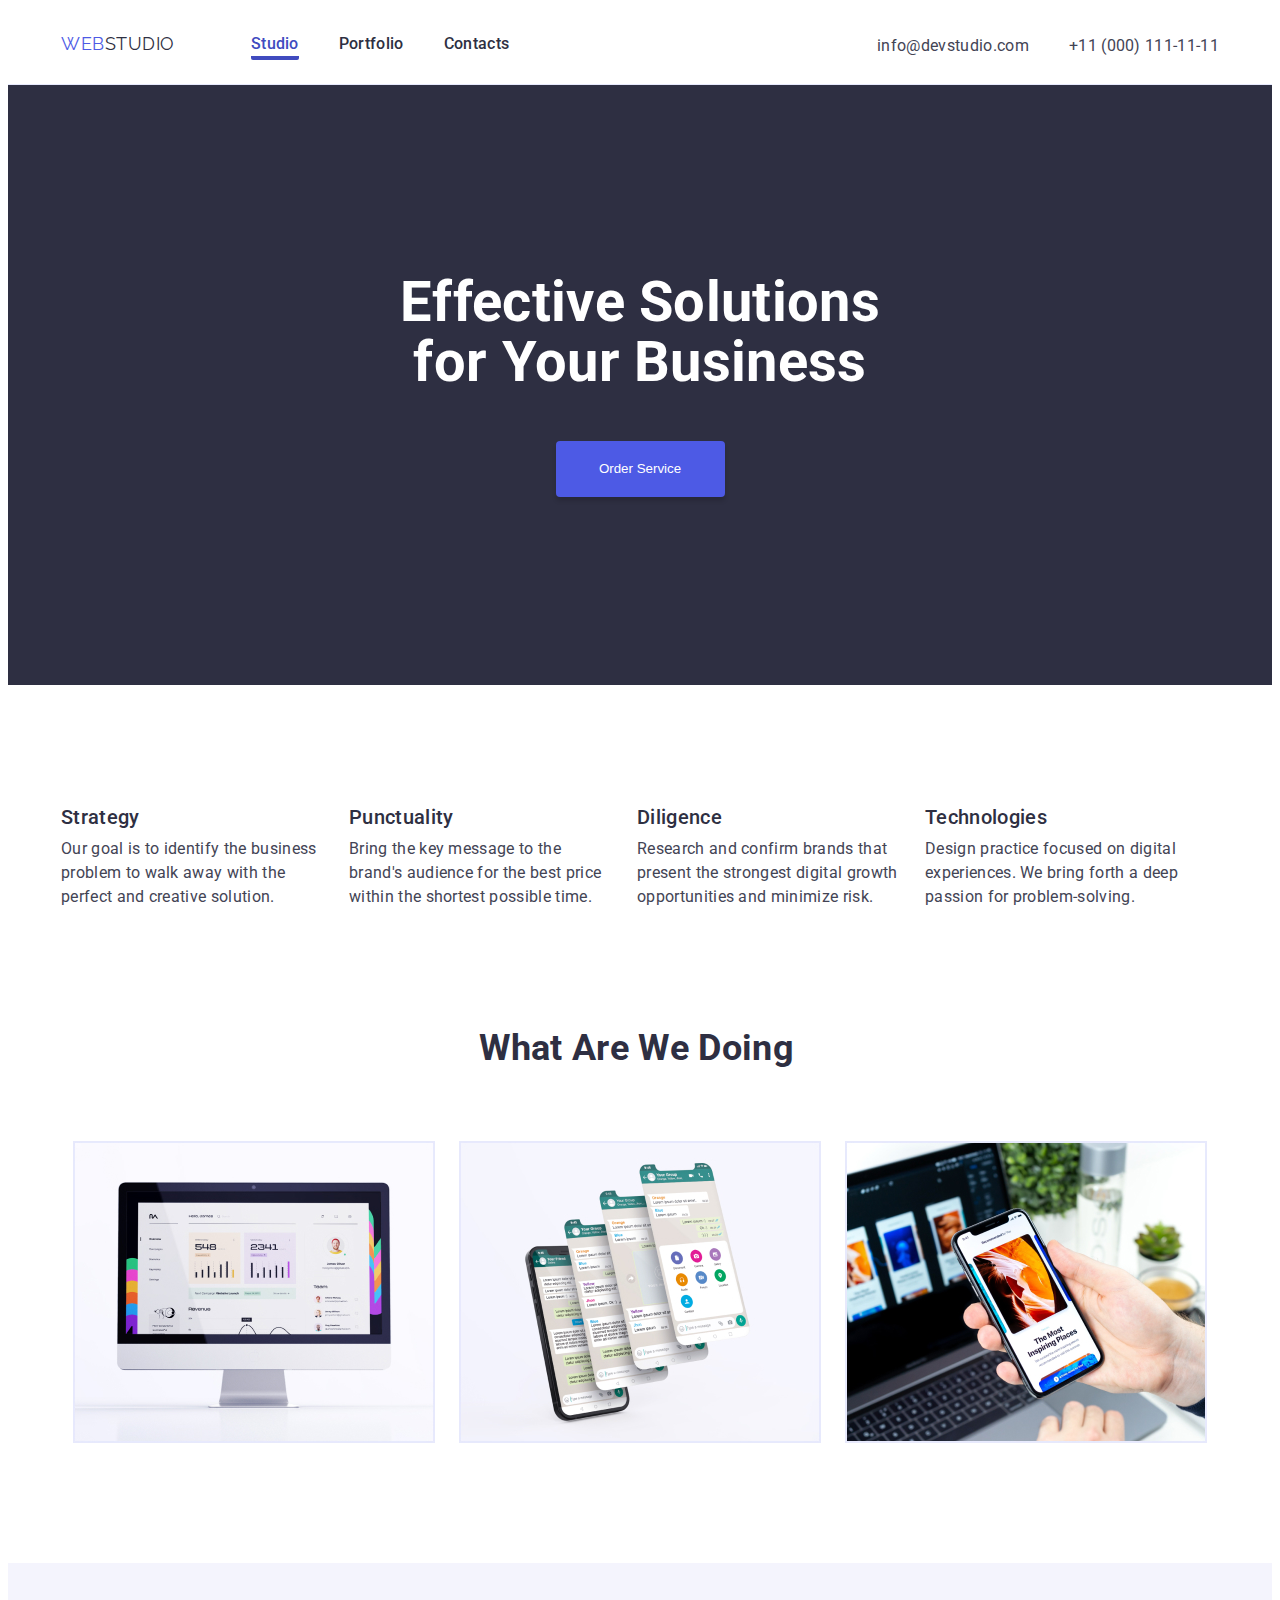
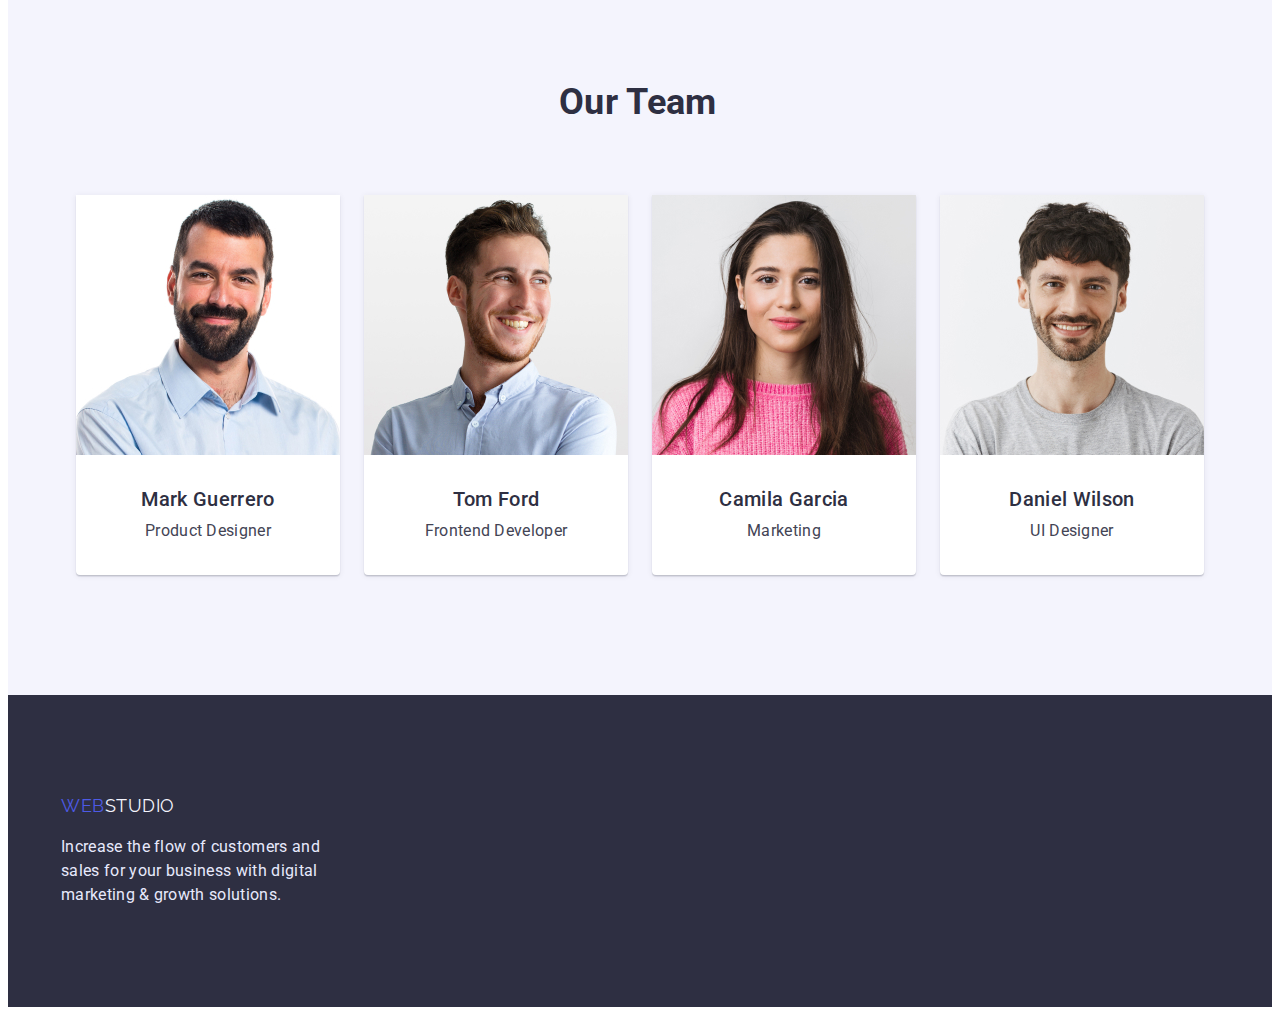
<file: index.html>
<!DOCTYPE html>
<html lang="en">

<head>
    <meta charset="UTF-8" />
    <meta http-equiv="X-UA-Compatible" content="IE=edge" />
    <meta name="viewport" content="width=device-width, initial-scale=1.0" />
    <link rel="preconnect" href="https://fonts.googleapis.com" />
    <link rel="preconnect" href="https://fonts.gstatic.com" crossorigin />
    <link
        href="https://fonts.googleapis.com/css2?family=Raleway:wght@800&family=Roboto:wght@400;500;700;900&display=swap"
        rel="stylesheet" />
    <link rel="stylesheet" href="https://cdnjs.cloudflare.com/ajax/libs/modern-normalize/1.1.0/modern-normalize.min.css"
        integrity="sha512-wpPYUAdjBVSE4KJnH1VR1HeZfpl1ub8YT/NKx4PuQ5NmX2tKuGu6U/JRp5y+Y8XG2tV+wKQpNHVUX03MfMFn9Q=="
        crossorigin="anonymous" referrerpolicy="no-referrer" />
    <link rel="stylesheet" href="./css/style.css" />
    <title>Homework #3</title>
</head>

<body>
    <header class="header">
        <div class="container header-wrap">
            <nav class="nav">
                <a href="./index.html"><span class="logo-text">web</span><span
                        class="logo-text logo-text-right">studio</span></a>
                <ul class="nav-list">
                    <li><a class="nav-item-text active" href="">Studio</a></li>
                    <li>
                        <a class="nav-item-text" href="./portfolio.html">Portfolio</a>
                    </li>
                    <li><a class="nav-item-text" href="">Contacts</a></li>
                </ul>
            </nav>
            <address class="address">
                <ul class="address-list">
                    <li>
                        <a class="address-item-text mail-link" href="mailto:info@devstudio.com">info@devstudio.com</a>
                    </li>
                    <li>
                        <a class="address-item-text" href="tel:+110001111111">+11 (000) 111-11-11</a>
                    </li>
                </ul>
            </address>
        </div>
    </header>
    <main>
        <!-- section-hero -->
        <section class="section-hero">
            <div class="container hero">
                <h1 class="hero-title">Effective Solutions for Your Business</h1>
                <button type="button" class="hero-btn">Order Service</button>
            </div>
        </section>
        <!-- section-features -->
        <section class="section">
            <div class="container">
                <h2 class="visually-hidden">Our Features</h2>
                <ul class="features-list">
                    <li class="features-item">
                        <h3 class="features-title">Strategy</h3>
                        <p class="features-text">
                            Our goal is to identify the business problem to walk away with the
                            perfect and creative solution.
                        </p>
                    </li>
                    <li class="features-item">
                        <h3 class="features-title">Punctuality</h3>
                        <p class="features-text">
                            Bring the key message to the brand's audience for the best price
                            within the shortest possible time.
                        </p>
                    </li>
                    <li class="features-item">
                        <h3 class="features-title">Diligence</h3>
                        <p class="features-text">
                            Research and confirm brands that present the strongest digital
                            growth opportunities and minimize risk.
                        </p>
                    </li>
                    <li class="features-item">
                        <h3 class="features-title">Technologies</h3>
                        <p class="features-text">
                            Design practice focused on digital experiences. We bring forth a
                            deep passion for problem-solving.
                        </p>
                    </li>

            </div>
            </ul>
        </section>
        <!-- section-what-we-doing -->
        <section class="section section-doing">
            <div class="container doing">
                <h2 class="doing-title">What are we doing</h2>
                <ul class="doing-list">
                    <li>
                        <img class="doing-image" src="./Images/img1.jpg" alt="Monitor with application" width="360"
                            height="300" />
                    </li>
                    <li>
                        <img class="doing-image" src="./Images/img2.jpg" alt="Smartphone with application" width="360"
                            height="300" />
                    </li>
                    <li>
                        <img class="doing-image" src="./Images/img3.jpg" alt="Smartphone with inspiring view"
                            width="360" height="300" />
                    </li>
                </ul>
            </div>
        </section>
        <!-- section-our-team -->
        <section class="section section-team">
            <div class="container team">
                <h2 class="team-title">Our Team</h2>
                <ul class="team-list">
                    <li class="team-card">
                        <img src="./Images/img4.jpg" alt="Photo of man" width="264" height="260" />
                        <h3 class="team-name">Mark Guerrero</h3>
                        <p>Product Designer</p>
                    </li>
                    <li class="team-card">
                        <img src="./Images/img5.jpg" alt="Photo of man" width="264" height="260" />
                        <h3 class="team-name">Tom Ford</h3>
                        <p>Frontend Developer</p>
                    </li>
                    <li class="team-card">
                        <img src="./Images/img6.jpg" alt="Photo of woman" width="264" height="260" />
                        <h3 class="team-name">Camila Garcia</h3>
                        <p>Marketing</p>
                    </li>
                    <li class="team-card">
                        <img src="./Images/img7.jpg" alt="Photo of man" width="264" height="260" />
                        <h3 class="team-name">Daniel Wilson</h3>
                        <p>UI Designer</p>
                    </li>
                </ul>
            </div>
        </section>
    </main>
    <footer class="footer">
        <div class="container">
            <a href="./index.html" class="footer-logo"><span class="f-logo-text">web</span><span
                    class="f-logo-text f-logo-text-right">studio</span></a>
            <p class="footer-text">
                Increase the flow of customers and sales for your business with digital
                marketing & growth solutions.
            </p>
        </div>
    </footer>
</body>

</html>
</file>
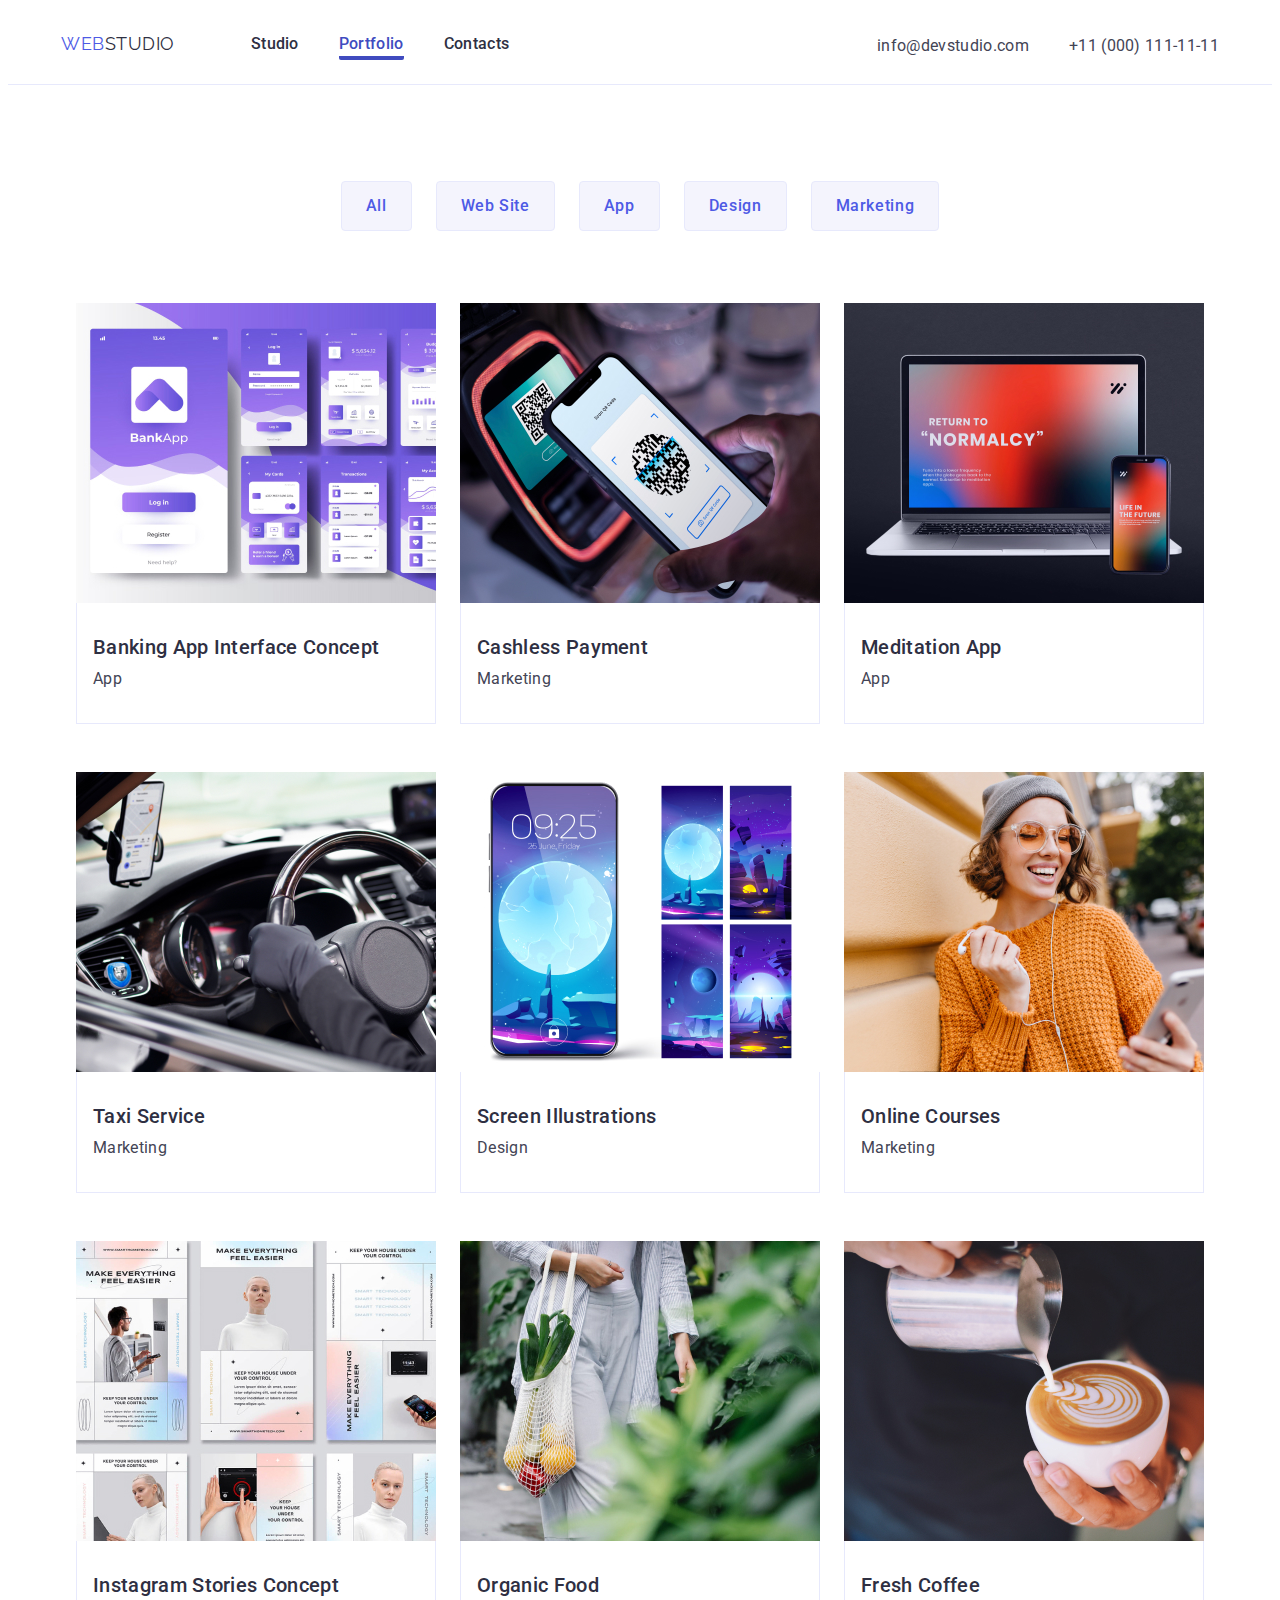
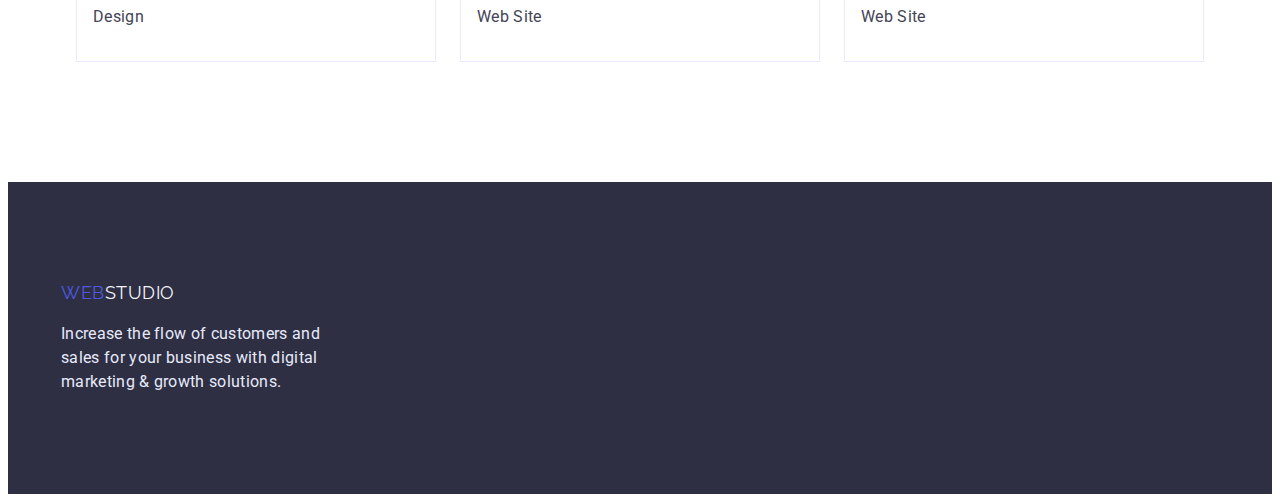
<file: portfolio.html>
<!DOCTYPE html>
<html lang="en">

<head>
    <meta charset="UTF-8" />
    <meta http-equiv="X-UA-Compatible" content="IE=edge" />
    <meta name="viewport" content="width=device-width, initial-scale=1.0" />
    <link rel="preconnect" href="https://fonts.googleapis.com" />
    <link rel="preconnect" href="https://fonts.gstatic.com" crossorigin />
    <link
        href="https://fonts.googleapis.com/css2?family=Raleway:wght@800&family=Roboto:wght@400;500;700;900&display=swap"
        rel="stylesheet" />
    <link rel="stylesheet" href="https://cdnjs.cloudflare.com/ajax/libs/modern-normalize/1.1.0/modern-normalize.min.css"
        integrity="sha512-wpPYUAdjBVSE4KJnH1VR1HeZfpl1ub8YT/NKx4PuQ5NmX2tKuGu6U/JRp5y+Y8XG2tV+wKQpNHVUX03MfMFn9Q=="
        crossorigin="anonymous" referrerpolicy="no-referrer" />
    <link rel="stylesheet" href="./css/style.css" />
    <title>Homework #3</title>
</head>

<body>
    <header class="header">
        <div class="container header-wrap">
            <nav class="nav">
                <a href="./index.html"><span class="logo-text">web</span><span
                        class="logo-text logo-text-right">studio</span></a>
                <ul class="nav-list">
                    <li>
                        <a class="nav-item-text" href="./index.html">Studio</a>
                    </li>
                    <li>
                        <a class="nav-item-text active" href="./portfolio.html">Portfolio</a>
                    </li>
                    <li><a class="nav-item-text" href="">Contacts</a></li>
                </ul>
            </nav>
            <address class="address">
                <ul class="address-list">
                    <li>
                        <a class="address-item-text mail-link" href="mailto:info@devstudio.com">info@devstudio.com</a>
                    </li>
                    <li>
                        <a class="address-item-text" href="tel:+110001111111">+11 (000) 111-11-11</a>
                    </li>
                </ul>
            </address>
        </div>
    </header>
    <main>
        <section class="section portfolio">
            <div class="container">
                <h1 class="visually-hidden">Portfolio</h1>
                <ul class="filters-list">
                    <li><button type="button" class="filters-btn">All</button></li>
                    <li><button type="button" class="filters-btn">Web Site</button></li>
                    <li><button type="button" class="filters-btn">App</button></li>
                    <li><button type="button" class="filters-btn">Design</button></li>
                    <li>
                        <button type="button" class="filters-btn">Marketing</button>
                    </li>
                </ul>
                <h2 class="visually-hidden">Examples</h2>
                <ul class="examples-list">
                    <li class="examples-item">
                        <a class="examples-link" href="">
                            <img src="./Images/example-card-1.jpg" alt="Banking App" width="360" height="300" />
                            <div class="card-bottom">
                                <h3 class="examples-title">Banking App Interface Concept</h3>
                                <p class="examples-text">App</p>
                            </div>
                        </a>
                    </li>
                    <li class="examples-item">
                        <a class="examples-link" href="">
                            <img src="./Images/example-card-2.jpg" alt="Cashless Payment" width="360" height="300" />
                            <div class="card-bottom">
                                <h3 class="examples-title">Cashless Payment</h3>
                                <p class="examples-text">Marketing</p>
                            </div>
                        </a>
                    </li>
                    <li class="examples-item">
                        <a class="examples-link" href="">
                            <img src="./Images/example-card-3.jpg" alt="Meditation App" width="360" height="300" />
                            <div class="card-bottom">
                                <h3 class="examples-title">Meditation App</h3>
                                <p class="examples-text">App</p>
                            </div>
                        </a>
                    </li>
                    <li class="examples-item">
                        <a class="examples-link" href="">
                            <img src="./Images/example-card-4.jpg" alt="Taxi Service" width="360" height="300" />
                            <div class="card-bottom">
                                <h3 class="examples-title">Taxi Service</h3>
                                <p class="examples-text">Marketing</p>
                            </div>
                        </a>
                    </li>
                    <li class="examples-item">
                        <a class="examples-link" href="">
                            <img src="./Images/example-card-5.jpg" alt="Screen Illustrations" width="360"
                                height="300" />
                            <div class="card-bottom">
                                <h3 class="examples-title">Screen Illustrations</h3>
                                <p class="examples-text">Design</p>
                            </div>
                        </a>
                    </li>
                    <li class="examples-item">
                        <a class="examples-link" href="">
                            <img src="./Images/example-card-6.jpg" alt="Online Courses" width="360" height="300" />
                            <div class="card-bottom">
                                <h3 class="examples-title">Online Courses</h3>
                                <p class="examples-text">Marketing</p>
                            </div>
                        </a>
                    </li>
                    <li class="examples-item">
                        <a class="examples-link" href="">
                            <img src="./Images/example-card-7.jpg" alt="Instagram Stories Concept" width="360"
                                height="300" />
                            <div class="card-bottom">
                                <h3 class="examples-title">Instagram Stories Concept</h3>
                                <p class="examples-text">Design</p>
                            </div>
                        </a>
                    </li>
                    <li class="examples-item">
                        <a class="examples-link" href="">
                            <img src="./Images/example-card-8.jpg" alt="Organic Food" width="360" height="300" />
                            <div class="card-bottom">
                                <h3 class="examples-title">Organic Food</h3>
                                <p class="examples-text">Web Site</p>
                            </div>
                        </a>
                    </li>
                    <li class="examples-item">
                        <a class="examples-link" href="">
                            <img src="./Images/example-card-9.jpg" alt="Fresh Coffee" width="360" height="300" />
                            <div class="card-bottom">
                                <h3 class="examples-title">Fresh Coffee</h3>
                                <p class="examples-text">Web Site</p>
                            </div>
                        </a>
                    </li>
                </ul>
            </div>
        </section>
    </main>
    <footer class="footer">
        <div class="container">
            <a href="./index.html" class="footer-logo"><span class="f-logo-text">web</span><span
                    class="f-logo-text f-logo-text-right">studio</span></a>
            <p class="footer-text">
                Increase the flow of customers and sales for your business with
                digital marketing & growth solutions.
            </p>
        </div>
    </footer>
</body>

</html>
</file>
<file: css/style.css>
/* =========RESET=========== */
a {
    text-decoration: none;
    display: block;
}

p,
h1,
h2,
h3,
h4,
h5,
h6 {
    margin: 0;
}

ul {
    margin: 0;
    padding-left: 0;
    list-style-type: none;
}

button {
    cursor: pointer;
}

img {
    display: block;
}

/* ===========STYLES===================== */
body {
    font-family: "Roboto", "FF DIN", sans-serif;
    color: var(--body-color);
    line-height: 1.5;
    letter-spacing: 0.02em;
}

:root {
    --body-color: #434455;
    --navy-blue: #2e2f42;
    --white: #ffffff;
    --ocean: #404bbf;
    --iris: #4d5ae5;
    --cloud: #f4f4fd;
    --cornflower: #e7e9fc;
}

.container {
    width: 100%;
    max-width: 1158px;
    padding-left: 15px;
    padding-right: 15px;
    margin: 0 auto;
    /* outline: 2px solid red; */
}

.section {
    padding-top: 120px;
    padding-bottom: 120px;
}

/* --------HEADER--------- */
.header {
    padding-top: 24px;
    padding-bottom: 24px;
    border-bottom: 1px solid var(--cornflower);
}

.header-wrap {
    display: flex;
    flex-wrap: wrap;
    align-items: center;
}

.logo-text {
    font-family: "Raleway", sans-serif;
    font-size: 18px;
    line-height: 1.33;
    letter-spacing: 0.03em;
    color: var(--iris);
    text-transform: uppercase;
}

.logo-text-right {
    color: var(--navy-blue);
}

.nav {
    display: flex;
    gap: 76px;
    flex-grow: 1;
}

.nav-list {
    display: flex;
    gap: 40px;
}

.nav-item-text {
    font-weight: 500;
    color: var(--navy-blue);
}

.nav-item-text:hover {
    color: var(--ocean);
}

.nav-item-text:focus {
    color: var(--ocean);
}

.nav-item-text:active,
.active {
    color: var(--ocean);
    border-bottom: 4px solid var(--ocean);
    border-radius: 2px;
}

.address {
    flex-grow: 1;
}

.address-list {
    font-style: normal;
    display: flex;
    gap: 40px;
    justify-content: end;
}

.mail-link:hover {
    color: var(--ocean);
}

.mail-link:focus {
    color: var(--ocean);
}

.address-item-text {
    color: var(--body-color);
}

/* --------HERO--------- */
.section-hero {
    background-color: var(--navy-blue);
    padding-top: 188px;
    padding-bottom: 188px;
}

.hero {
    display: flex;
    flex-direction: column;
    align-items: center;
}

.hero-title {
    width: 496px;
    font-size: 56px;
    line-height: 1.07;
    color: var(--white);
    text-align: center;
    margin-bottom: 48px;
}

.hero-btn {
    background-color: var(--iris);
    color: var(--white);
    border: none;
    border-radius: 4px;
    box-shadow: 0px 4px 4px rgba(0, 0, 0, 0.15);
    display: block;
    width: 169px;
    height: 56px;
    padding: 16px 32px;
}

.hero-btn:hover {
    background-color: var(--ocean);
}

/* --------OUR FEATURES--------- */

.features-list {
    display: flex;
    gap: 24px;
    flex-wrap: wrap;
}

.features-item {
    width: 264px;
}

.features-title {
    font-weight: 500;
    font-size: 20px;
    line-height: 1.2;
    color: var(--navy-blue);
    margin-bottom: 8px;
}

.features-text {}

/* --------DOING--------- */
.section-doing {
    padding-top: 0;
}

.doing {
    display: flex;
    flex-direction: column;
    flex-wrap: wrap;
    align-items: center;
}

.doing-title {
    width: 323px;
    font-size: 36px;
    line-height: 1.11;
    color: var(--navy-blue);
    text-transform: capitalize;
    margin-bottom: 72px;
}

.doing-list {
    display: flex;
    flex-wrap: wrap;
    gap: 24px;
}

.doing-image {
    border: 1px solid var(--cornflower);
    display: block;
}

/* --------TEAM--------- */
.section-team {
    background-color: var(--cloud);
}

.team {
    display: flex;
    flex-direction: column;
    flex-wrap: wrap;
    align-items: center;
}

.team-title {
    width: 162px;
    font-size: 36px;
    line-height: 1.11;
    color: var(--navy-blue);
    text-transform: capitalize;
    margin-bottom: 72px;
}

.team-list {
    display: flex;
    flex-wrap: wrap;
    gap: 24px;
}

.team-card {
    display: flex;
    flex-direction: column;
    align-items: center;
    background: var(--white);
    box-shadow: 0px 1px 6px rgba(46, 47, 66, 0.08),
        0px 1px 1px rgba(46, 47, 66, 0.16), 0px 2px 1px rgba(46, 47, 66, 0.08);
    border-radius: 0px 0px 4px 4px;
    padding-bottom: 32px;
}

.team-name {
    font-weight: 500;
    font-size: 20px;
    line-height: 1.2;
    color: var(--navy-blue);
    margin-top: 32px;
    margin-bottom: 8px;
}

/* --------FOOTER--------- */
.footer {
    background-color: var(--navy-blue);
    padding-top: 100px;
    padding-bottom: 100px;
}

.footer-logo {}

.footer-text {
    color: var(--cornflower);
    width: 264px;
    margin-top: 16px;
}

.f-logo-text {
    font-family: "Raleway", sans-serif;
    font-size: 18px;
    line-height: 1.16;
    letter-spacing: 0.03em;
    color: var(--iris);
    text-transform: uppercase;
}

.f-logo-text-right {
    color: var(--cloud);
}

/* --------HIDDEN--------- */
.visually-hidden {
    position: absolute;
    width: 1px;
    height: 1px;
    margin: -1px;
    border: 0;
    padding: 0;

    white-space: nowrap;
    clip-path: inset(100%);
    clip: rect(0 0 0 0);
    overflow: hidden;
}

/* --------PORTFOLIO--------- */
/* --------FILTERS--------- */
.portfolio {
    padding-top: 96px;
}

.filters-list {
    display: flex;
    gap: 24px;
    justify-content: center;
    flex-wrap: wrap;
    margin-bottom: 72px;
}

.filters-btn {
    font-family: "Roboto", "FF DIN", sans-serif;
    font-weight: 500;
    font-size: 16px;
    line-height: 1.5;
    letter-spacing: 0.04em;
    color: var(--iris);
    background-color: var(--cloud);
    border: 1px solid var(--cornflower);
    border-radius: 4px;
    padding: 12px 24px;
}

.filters-btn:hover {
    background-color: var(--ocean);
    color: var(--white);
}

.filters-btn:focus {
    background-color: var(--ocean);
    color: var(--white);
}

/* --------EXAMPLES--------- */

.examples-list {
    display: flex;
    flex-wrap: wrap;
    gap: 48px;
    column-gap: 24px;
    justify-content: center;
}

.examples-item {}

.examples-link {
    display: block;
}

.card-bottom {
    padding: 32px 16px;
    border-bottom: 1px solid var(--cornflower);
    border-right: 1px solid var(--cornflower);
    border-left: 1px solid var(--cornflower);
}

.examples-title {
    font-weight: 500;
    font-size: 20px;
    line-height: 1.2;
    color: var(--navy-blue);
    padding-bottom: 8px;
}

.examples-text {
    color: var(--body-color);
}
</file>
